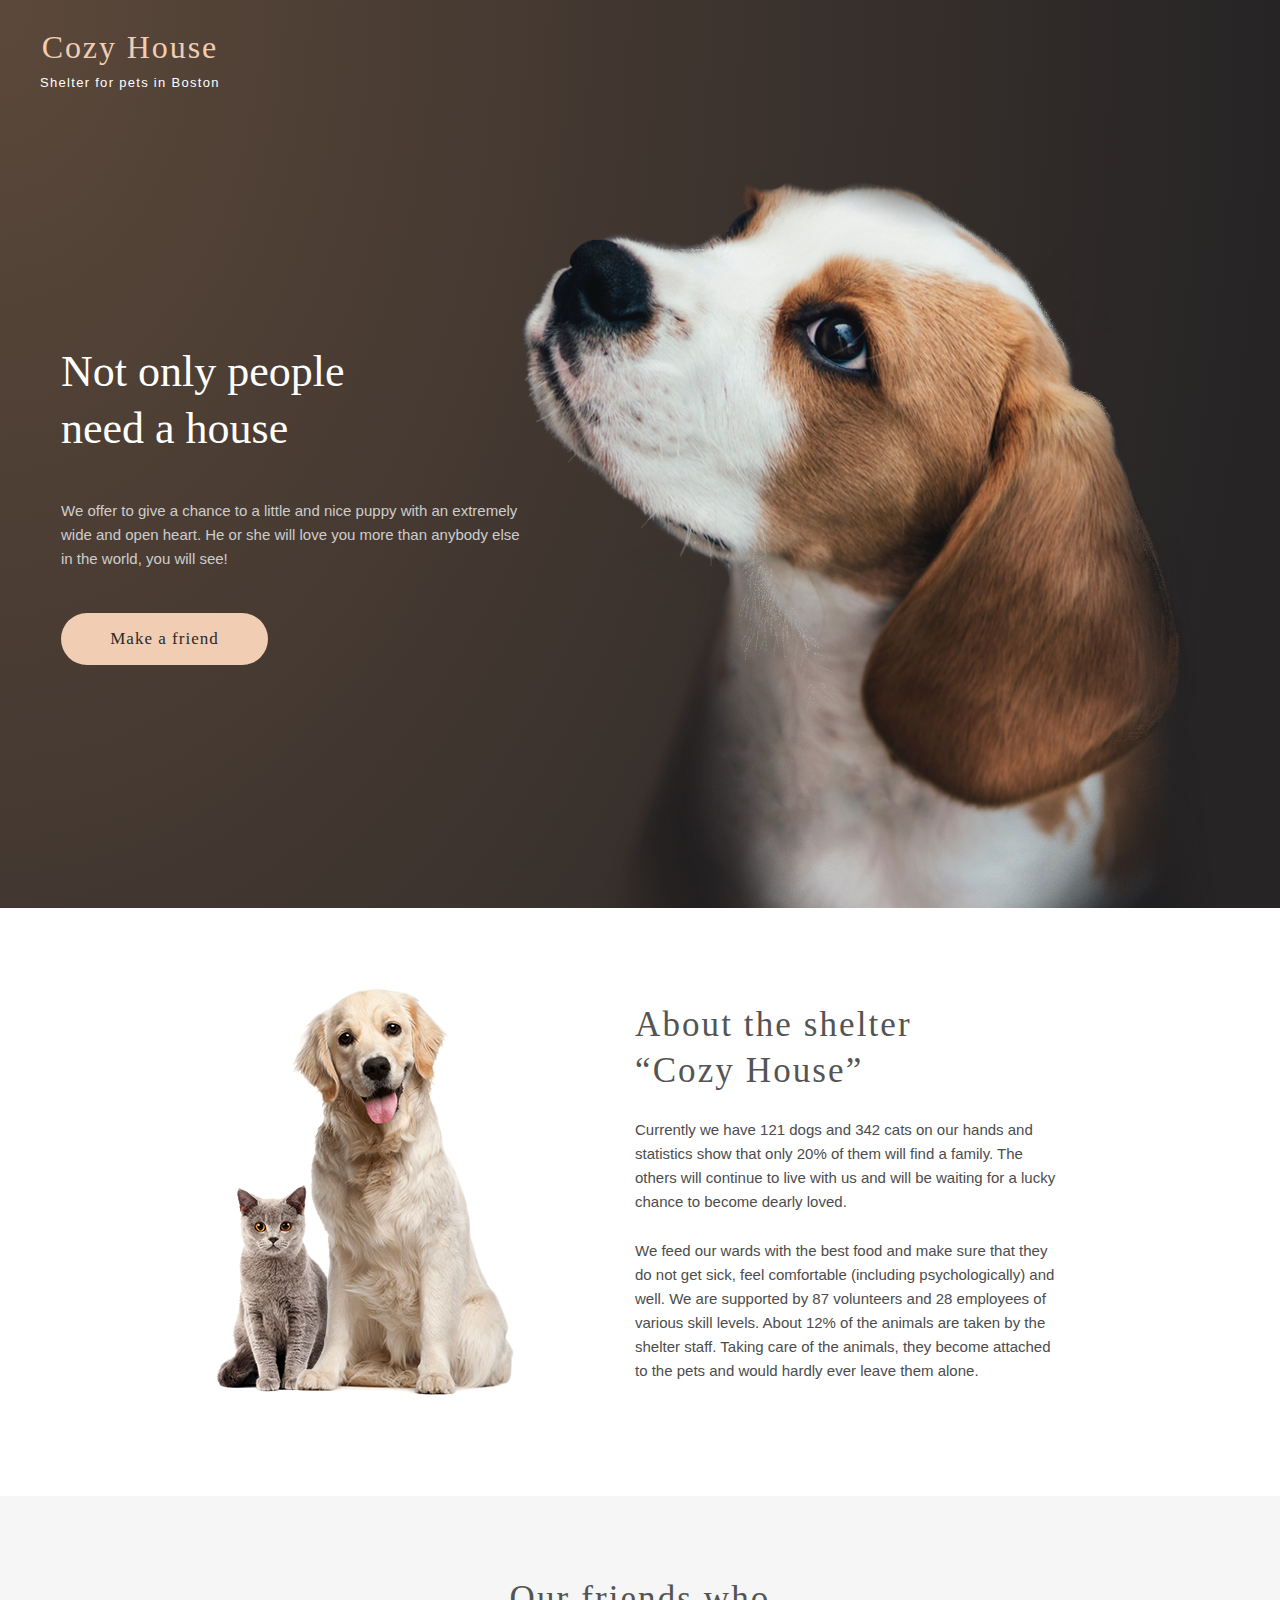
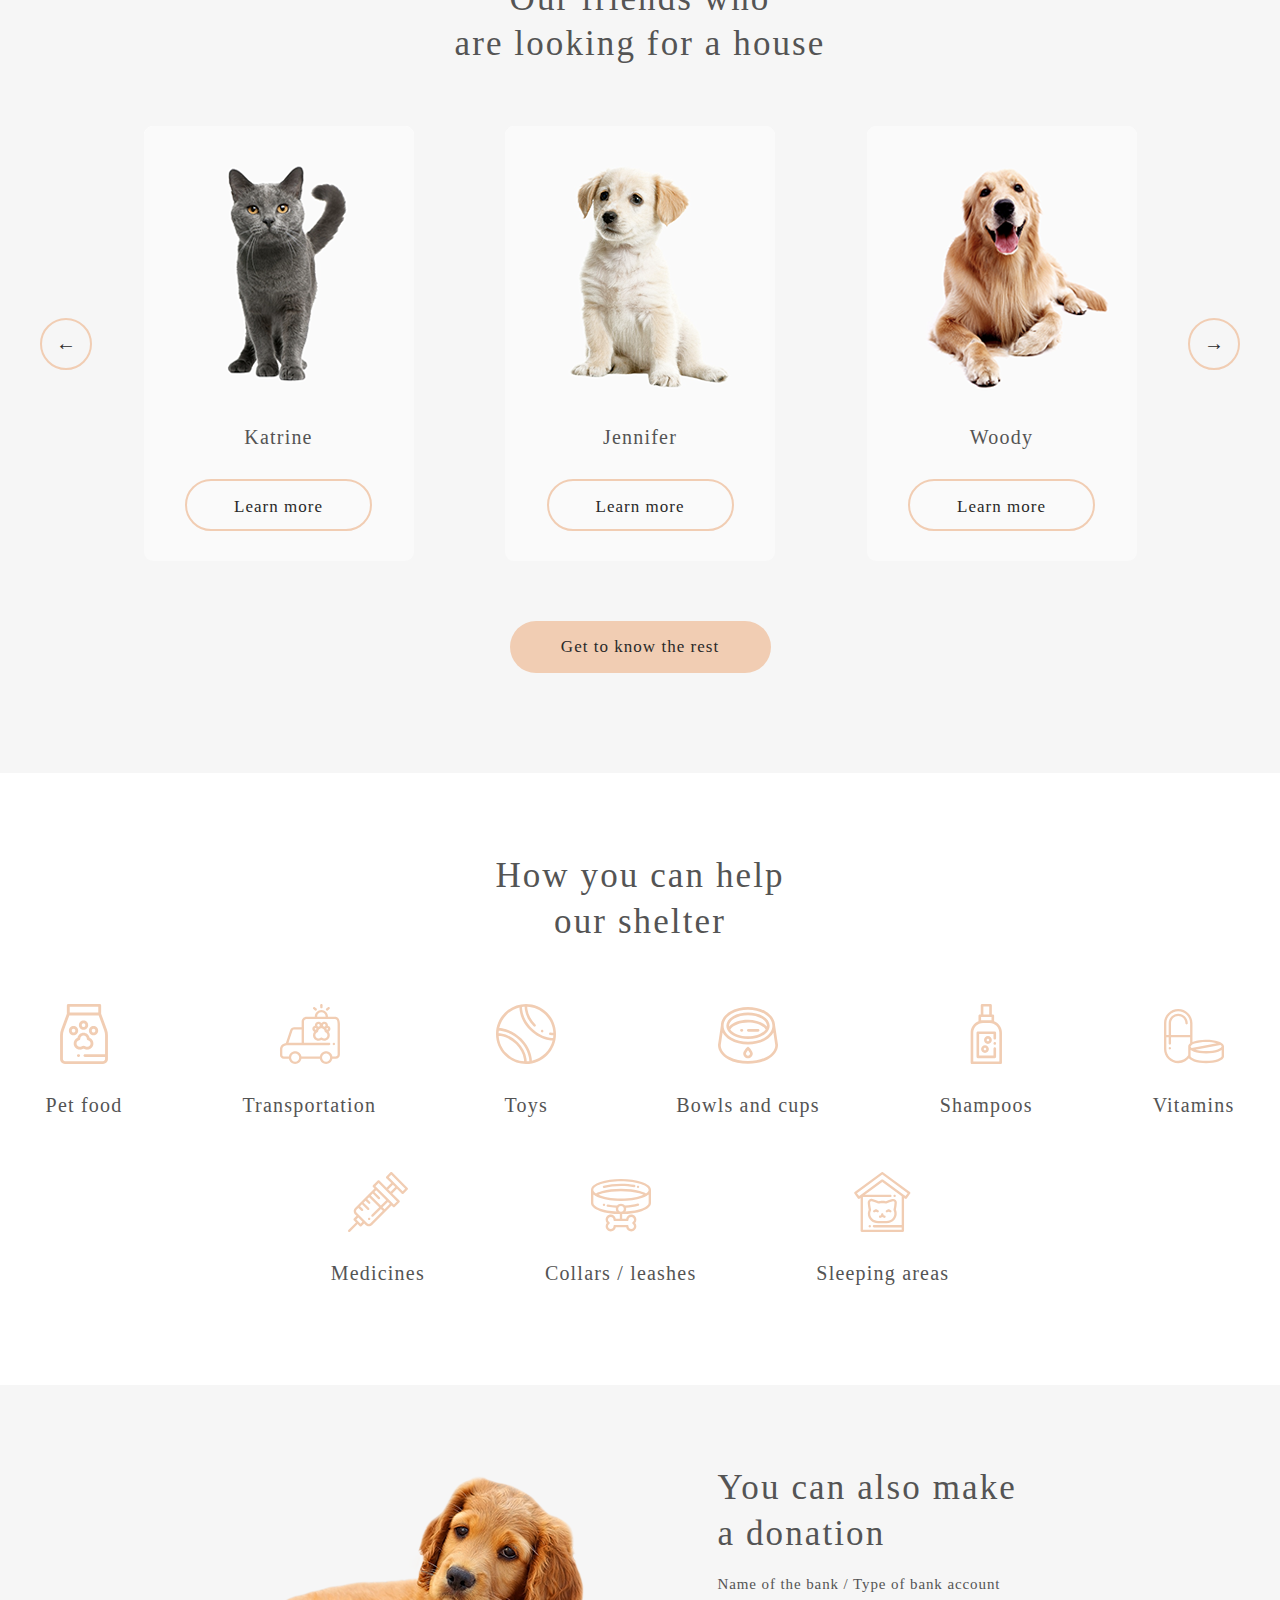
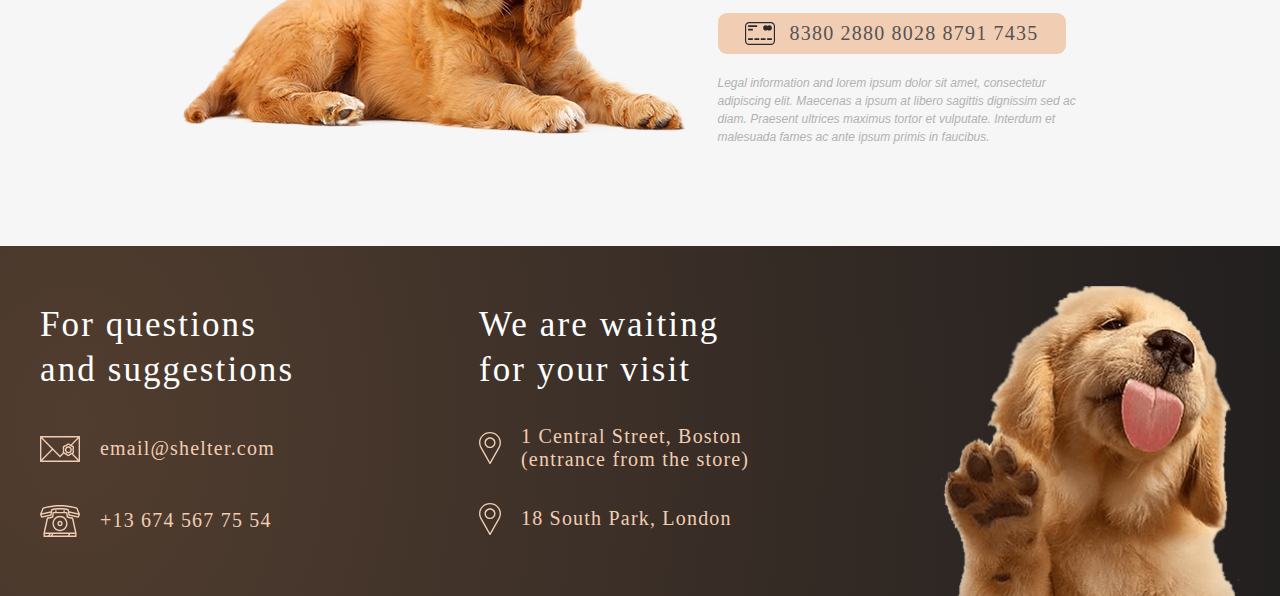
<file: index.html>
<!DOCTYPE html>
<html lang="en">

<head>
    <meta charset="UTF-8">
    <meta http-equiv="X-UA-Compatible" content="IE=edge">
    <meta name="viewport" content="width=device-width, initial-scale=1.0">
    <link rel="stylesheet" href="styles/styles.css">
    <title>Shelter. Main</title>
    <link rel="icon" href="images/favicon.png">
</head>

<body>
    <header class="header">
        <a href="index.html">
            <div class="logo">
                <p class="logo__title">cozy house</p>
                <p class="logo__subtitle">Shelter for pets in Boston</p>
            </div>
        </a>
        <button class="header__burger-button burger-button"></button>
        <nav class="header__navbar">
            <ul class="header__menu">
                <li class="header__list"><a href="#" class="header__link">About the shelter</a></li>
                <li class="header__list"><a href="our-pets.html" class="header__link">Our pets</a></li>
                <li class="header__list"><a href="#help" class="header__link">Help the shelter</a></li>
                <li class="header__list"><a href="#contacts" class="header__link">Contacts</a></li>
            </ul>
        </nav>
    </header>
    <main class="body">
        <section class="not-only">
            <div class="not-only__wrapper">
                <div class="not-only__content">
                    <h1 class="not-only__heading">Not only people need a house</h1>
                    <p class="not-only__subheading">We offer to give a chance to a little and nice puppy with an
                        extremely
                        wide and open heart. He or she will love you more than anybody else in the world, you will see!
                    </p>
                    <a class="not-only__button" href="#our-friends">Make a friend</a>
                </div>
                <img class="not-only__image" src="images/start-screen-puppy.png" alt="puppy">
            </div>
        </section>
        <section class="about" id="about">
            <div class="about__wrapper">
                <img class="about__image" src="images/cat-dog.png" alt="cat and dog">
                <div class="about__content">
                    <h3 class="about__heading">About the shelter “Cozy House”</h3>
                    <p class="about__subheading">Currently we have 121 dogs and 342 cats on our hands and statistics
                        show
                        that
                        only 20% of them will find a family. The others will continue to live with us and will be
                        waiting
                        for a lucky chance to become dearly loved.</p>
                    <p class="about__subheading">We feed our wards with the best food and make sure that they do not get
                        sick,
                        feel comfortable (including psychologically) and well. We are supported by 87 volunteers and 28
                        employees of various skill levels. About 12% of the animals are taken by the shelter staff.
                        Taking
                        care of the animals, they become attached to the pets and would hardly ever leave them alone.
                    </p>
                </div>
            </div>
        </section>
        <section class="our-friends" id="our-friends">
            <h3 class="our-friends__heading">Our friends who<br>are looking for a house</h3>
            <div class="our-friends__slider slider">
                <button class="container__arrow-button left-button">&larr;</button>
                <div class="card card_left">
                    <img src="images/pets-katrine.png" alt="katrine" class="container__image card__image">
                    <p class="container__name card__name">Katrine</p>
                    <button class="container__button card__button">Learn more</button>
                </div>
                <div class="card card_central">
                    <img src="images/pets-jennifer.png" alt="jennifer" class="card__image">
                    <p class="card__name">Jennifer</p>
                    <button class="card__button">Learn more</button>
                </div>
                <div class="card card_right">
                    <img src="images/pets-woody.png" alt="woody" class="card__image">
                    <p class="card__name">Woody</p>
                    <button class="card__button">Learn more</button>
                </div>
                <button class="container__arrow-button right-button">&rarr;</button>
            </div>
            <a class="our-friends__button" href="our-pets.html">Get to know the rest</a>
            <div class="popup">
                <div class="popup__container">
                    <div class="popup__window window">
                        <img src="images/pets-jennifer.png" alt="pet" class="window__inage">
                        <div class="window__content">
                            <h3 class="window__name">Jennifer</h3>
                            <h4 class="window__type">Dog - Labrador</h4>
                            <p class="window__description">Jennifer is a sweet 2 months old Labrador that is patiently waiting to find a new forever home. This girl really enjoys being able to go outside to run and play, but won't hesitate to play up a storm in the house if she has all of her favorite toys.</p>
                            <ul class="window__list">
                                <li class="window__list-item list-item">
                                    <b class="list-item__title">Age:</b>
                                    <span class="list-item__description"></span>
                                  </li>
                                  <li class="window__list-item list-item">
                                    <b class="list-item__title">Inoculations:</b>
                                    <span class="list-item__description"></span>
                                  </li>
                                  <li class="window__list-item list-item">
                                    <b class="list-item__title">Diseases:</b>
                                    <span class="list-item__description"></span>
                                  </li>
                                  <li class="window__list-item list-item">
                                    <b class="list-item__title">Parasites:</b>
                                    <span class="list-item__description"></span>
                                  </li>
                            </ul>
                        </div>
                    </div>
                    <button class="popup__close-button"></button>
                </div>
            </div>
        </section>
        <section class="help" id="help">
            <h3 class="help__heading">How you can help our shelter</h3>
            <div class="help__list list">
                <div class="list__box">
                    <img src="images/help-pet-food.svg" alt="pet food" class="list__icon">
                    <h4 class="list__subheading">Pet food</h4>
                </div>
                <div class="list__box">
                    <img src="images/help-transportation.svg" alt="transportation" class="list__icon">
                    <h4 class="list__subheading">Transportation</h4>
                </div>
                <div class="list__box">
                    <img src="images/help-toys.svg" alt="toys" class="list__icon">
                    <h4 class="list__subheading">Toys</h4>
                </div>
                <div class="list__box">
                    <img src="images/help-bowls-and-cups.svg" alt="bowls and cups" class="list__icon">
                    <h4 class="list__subheading">Bowls and cups</h4>
                </div>
                <div class="list__box">
                    <img src="images/help-shampoos.svg" alt="shampoos" class="list__icon">
                    <h4 class="list__subheading">Shampoos</h4>
                </div>
                <div class="list__box">
                    <img src="images/help-vitamins.svg" alt="vitamins" class="list__icon">
                    <h4 class="list__subheading">Vitamins</h4>
                </div>
                <div class="list__box">
                    <img src="images/help-medicines.svg" alt="medicines" class="list__icon">
                    <h4 class="list__subheading">Medicines</h4>
                </div>
                <div class="list__box">
                    <img src="images/help-collars-or-leashes.svg" alt="collars/leashes" class="list__icon">
                    <h4 class="list__subheading">Collars / leashes</h4>
                </div>
                <div class="list__box">
                    <img src="images/help-sleeping-areas.svg" alt="sleeping areas" class="list__icon">
                    <h4 class="list__subheading">Sleeping areas</h4>
                </div>
            </div>
        </section>
        <section class="in-addition">
            <div class="in-addition__content">
                <img src="images/donation-puppy.png" alt="sitting puppy" class="in-addition__image">
                <div class="in-addition__text">
                    <h3 class="in-addition__heading">You can also make a donation</h3>
                    <h5 class="in-addition__subheading">Name of the bank / Type of bank account</h5>
                    <a href="" class="in-addition__credit-card credit-card"> <img src="images/credit-card.svg"
                            alt="credit card" class="credit-card__icon"> 8380 2880 8028 8791 7435</a>
                    <p class="in-addition__information">Legal information and lorem ipsum dolor sit amet, consectetur
                        adipiscing elit. Maecenas a ipsum at libero sagittis dignissim sed ac diam. Praesent ultrices
                        maximus tortor et vulputate. Interdum et malesuada fames ac ante ipsum primis in faucibus.</p>
                </div>
            </div>
        </section>
    </main>
    <footer class="footer">
        <div class="footer__wrapper">
            <div class="footer__contacts contacts" id="contacts">
                <h3 class="contacts__title">For questions and suggestions</h3>
                <div class="contacts__mail mail">
                    <img src="images/mail-icon.svg" alt="envelope" class="mail__icon">
                    <a class="mail__text" href="mailto:email@shelter.com">email@shelter.com</a>
                </div>
                <div class="contacts__phone phone">
                    <img src="images/phone-icon.svg" alt="phone" class="phone__icon">
                    <a class="phone__text" href="tel:+136745677554">+13 674 567 75 54</a>
                </div>
            </div>
            <div class="footer__locations locations">
                <h3 class="locations__title">We are waiting for your visit</h3>
                <div class="locations__pin pin">
                    <img src="images/pin-icon.svg" alt="pin" class="pin__icon">
                    <a class="pin__text" href="https://goo.gl/maps/udtjq9LwmjeCsRpa9" target="_blank">1 Central Street,
                        Boston (entrance from the store)</a>
                </div>
                <div class="locations__pin pin">
                    <img src="images/pin-icon.svg" alt="pin" class="pin__icon">
                    <a class="pin__text" href="https://goo.gl/maps/PMntFoojM2TpApEe9" target="_blank">18 South Park,
                        London </a>
                </div>
            </div>
            <img src="images/footer-puppy.png" alt="cute puppy" class="footer__image">
        </div>
    </footer>
    <script src="index.js"></script>
</body>

</html>
</file>
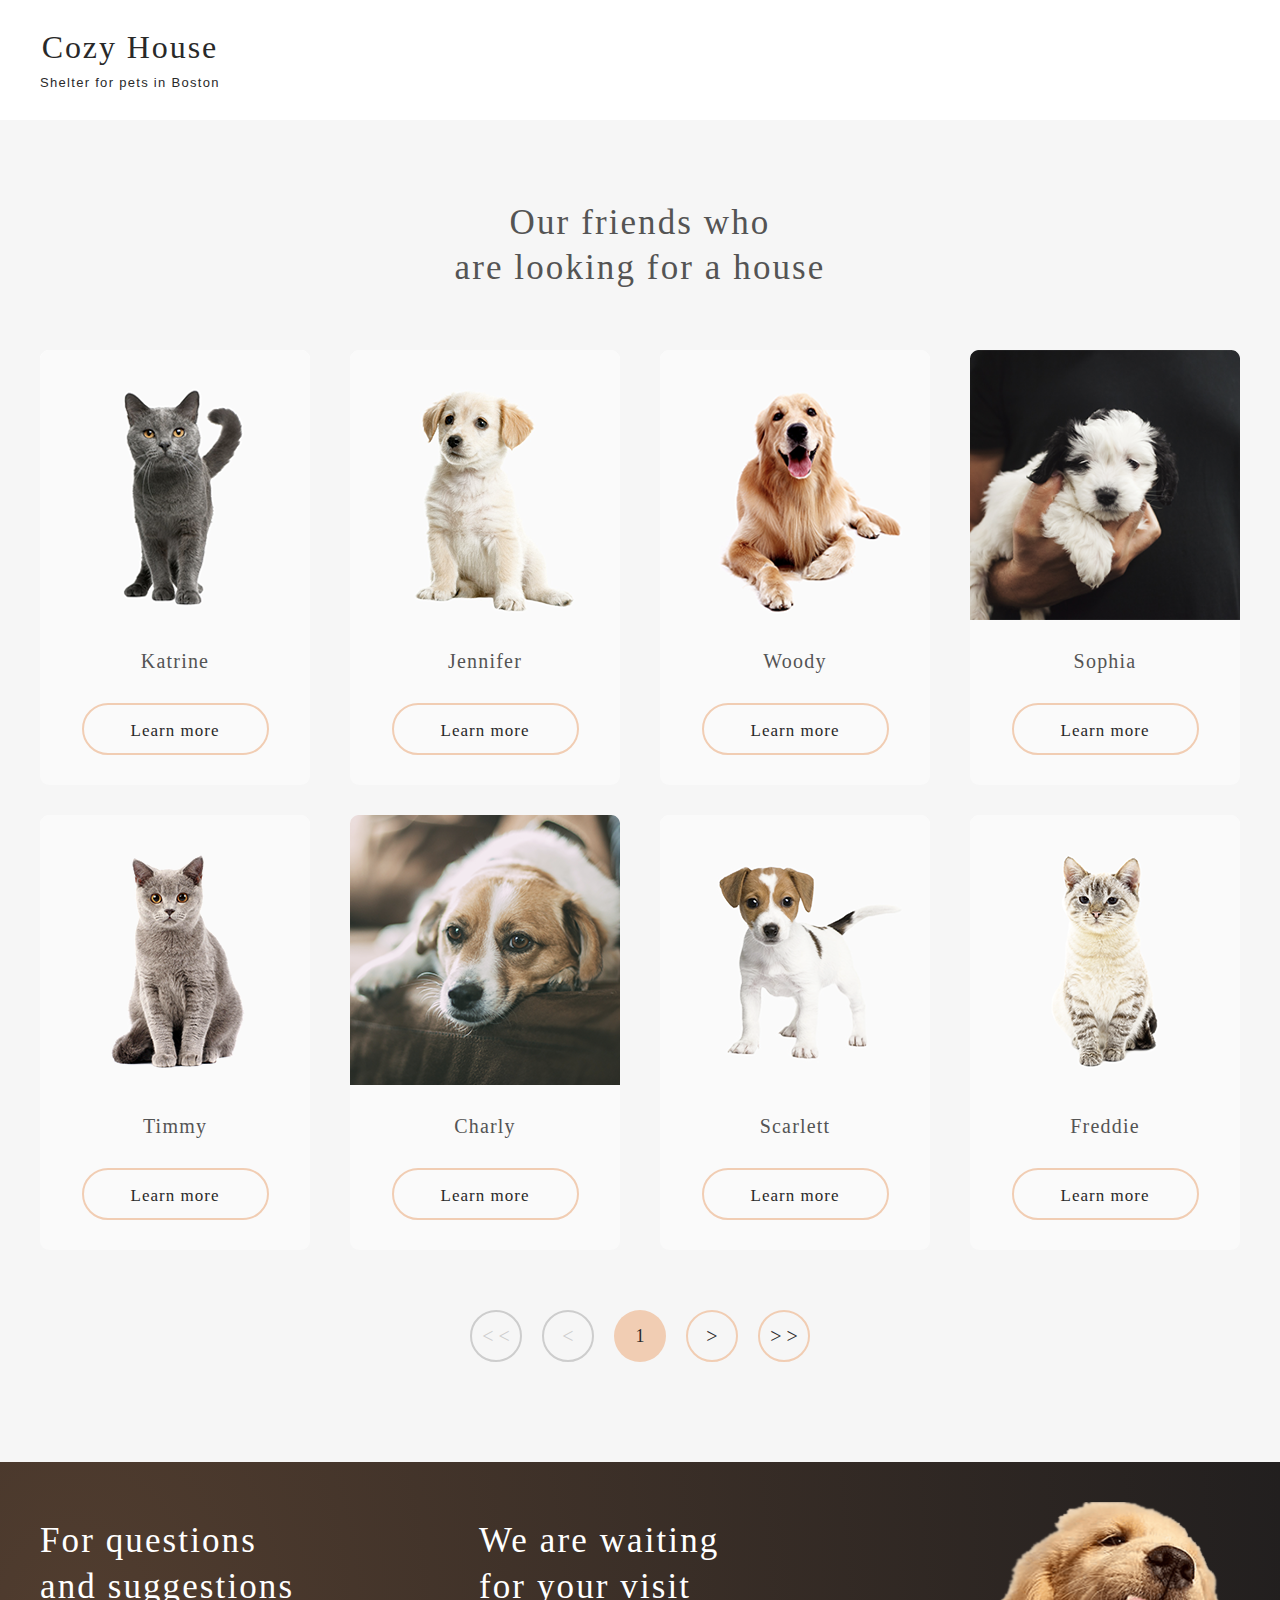
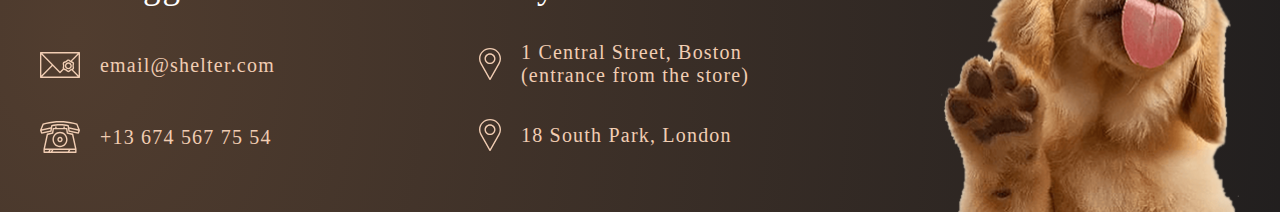
<file: our-pets.html>
<!DOCTYPE html>
<html lang="en">

<head>
    <meta charset="UTF-8">
    <meta http-equiv="X-UA-Compatible" content="IE=edge">
    <meta name="viewport" content="width=device-width, initial-scale=1.0">
    <link rel="stylesheet" href="styles/styles.css">
    <title>Shelter. Our pets</title>
    <link rel="icon" href="images/favicon.png">
</head>

<body>
    <header class="header header_white">
        <a href="index.html"><div class="logo logo_black">
           <p class="logo__title">cozy house</p>
           <p class="logo__subtitle">Shelter for pets in Boston</p>
        </div></a>
        <button class="header__burger-button burger-button"></button>
        <nav class="header__navbar">
            <ul class="header__menu">
                <li class="header__list"><a href="index.html" class="header__link header__link_black">About the shelter</a></li>
                <li class="header__list"><a href="#" class="header__link header__link_black">Our pets</a></li>
                <li class="header__list"><a href="index.html#help" class="header__link header__link_black">Help the shelter</a></li>
                <li class="header__list"><a href="#contacts" class="header__link header__link_black">Contacts</a></li>
            </ul>
        </nav>
    </header>
    <main class="body">
        <section class="our-friends our-friends_pets">
            <h1 class="our-friends__heading">Our friends who<br>are looking for a house</h1>
            <div class="our-friends__container container">
                <div class="card card_first">
                    <img src="images/pets-katrine.png" alt="katrine" class="card__image">
                    <p class="card__name">Katrine</p>
                    <button class="card__button">Learn more</button>
                </div>
                <div class="card card_second">
                    <img src="images/pets-jennifer.png" alt="jennifer" class="card__image">
                    <p class="card__name">Jennifer</p>
                    <button class="card__button">Learn more</button>
                </div>
                <div class="card card_third">
                    <img src="images/pets-woody.png" alt="woody" class="card__image">
                    <p class="card__name">Woody</p>
                    <button class="card__button">Learn more</button>
                </div>
                <div class="card card_fourth">
                    <img src="images/pets-sophia.png" alt="sophia" class="card__image">
                    <p class="card__name">Sophia</p>
                    <button class="card__button">Learn more</button>
                </div>
                <div class="card card_fifth">
                    <img src="images/pets-timmy.png" alt="timmy" class="card__image">
                    <p class="card__name">Timmy</p>
                    <button class="card__button">Learn more</button>
                </div>
                <div class="card card_sixth">
                    <img src="images/pets-charly.png" alt="charly" class="card__image">
                    <p class="card__name">Charly</p>
                    <button class="card__button">Learn more</button>
                </div>
                <div class="card card_seventh">
                    <img src="images/pets-scarlett.png" alt="scarlett" class="card__image">
                    <p class="card__name">Scarlett</p>
                    <button class="card__button">Learn more</button>
                </div>
                <div class="card card_eighth">
                    <img src="images/pets-freddie.png" alt="freddie" class="card__image">
                    <p class="card__name">Freddie</p>
                    <button class="card__button">Learn more</button>
                </div>
            </div>
            <div class="our-friends__navigation">
                <button class="container__arrow-button left-button" disabled>&#706; &#706;</button>
                <button class="container__arrow-button left-button" disabled>&#706;</button>
                <div class="container__navigation-page">1</div>
                <button class="container__arrow-button right-button">&#707;</button>
                <button class="container__arrow-button right-button">&#707; &#707;</button>
            </div>
            <div class="popup">
                <div class="popup__container">
                    <div class="popup__window window">
                        <img src="images/pets-jennifer.png" alt="pet" class="window__inage">
                        <div class="window__content">
                            <h3 class="window__name">Jennifer</h3>
                            <h4 class="window__type">Dog - Labrador</h4>
                            <p class="window__description">Jennifer is a sweet 2 months old Labrador that is patiently waiting to find a new forever home. This girl really enjoys being able to go outside to run and play, but won't hesitate to play up a storm in the house if she has all of her favorite toys.</p>
                            <ul class="window__list">
                                <li class="window__list-item"><b>Age: </b></li>
                                <li class="window__list-item"><b>Inoculations: </b></li>
                                <li class="window__list-item"><b>Diseases: </b></li>
                                <li class="window__list-item"><b>Parasites: </b></li>
                            </ul>
                        </div>
                    </div>
                    <button class="popup__close-button"></button>
                </div>
            </div>
        </section>
        <section class="popup">
            
        </section>
    </main>
    <footer class="footer">
        <div class="footer__wrapper">
            <div class="footer__contacts contacts" id="contacts">
                <h3 class="contacts__title">For questions and suggestions</h3>
                <div class="contacts__mail mail">
                    <img src="images/mail-icon.svg" alt="envelope" class="mail__icon">
                    <a class="mail__text" href="mailto:email@shelter.com">email@shelter.com</a>
                </div>
                <div class="contacts__phone phone">
                    <img src="images/phone-icon.svg" alt="phone" class="phone__icon">
                    <a class="phone__text" href="tel:+136745677554">+13 674 567 75 54</a>
                </div>
            </div>
            <div class="footer__locations locations">
                <h3 class="locations__title">We are waiting for your visit</h3>
                <div class="locations__pin pin">
                    <img src="images/pin-icon.svg" alt="pin" class="pin__icon">
                    <a class="pin__text" href="https://goo.gl/maps/udtjq9LwmjeCsRpa9" target="_blank">1 Central Street, Boston (entrance from the store)</a>
                </div>
                <div class="locations__pin pin">
                    <img src="images/pin-icon.svg" alt="pin" class="pin__icon">
                    <a class="pin__text" href="https://goo.gl/maps/PMntFoojM2TpApEe9" target="_blank">18 South Park, London </a>
                </div>
            </div>
            <img src="images/footer-puppy.png" alt="cute puppy" class="footer__image">
        </div>
    </footer>
    <script src="index.js"></script>
</body>

</html>
</file>
<file: styles/styles.css>
@import url(normalize.css);

/*Разрешения*/
@import url(resolutions/monitor.css);
@import url(resolutions/tablet.css);
@import url(resolutions/mobile.css);
</file>
